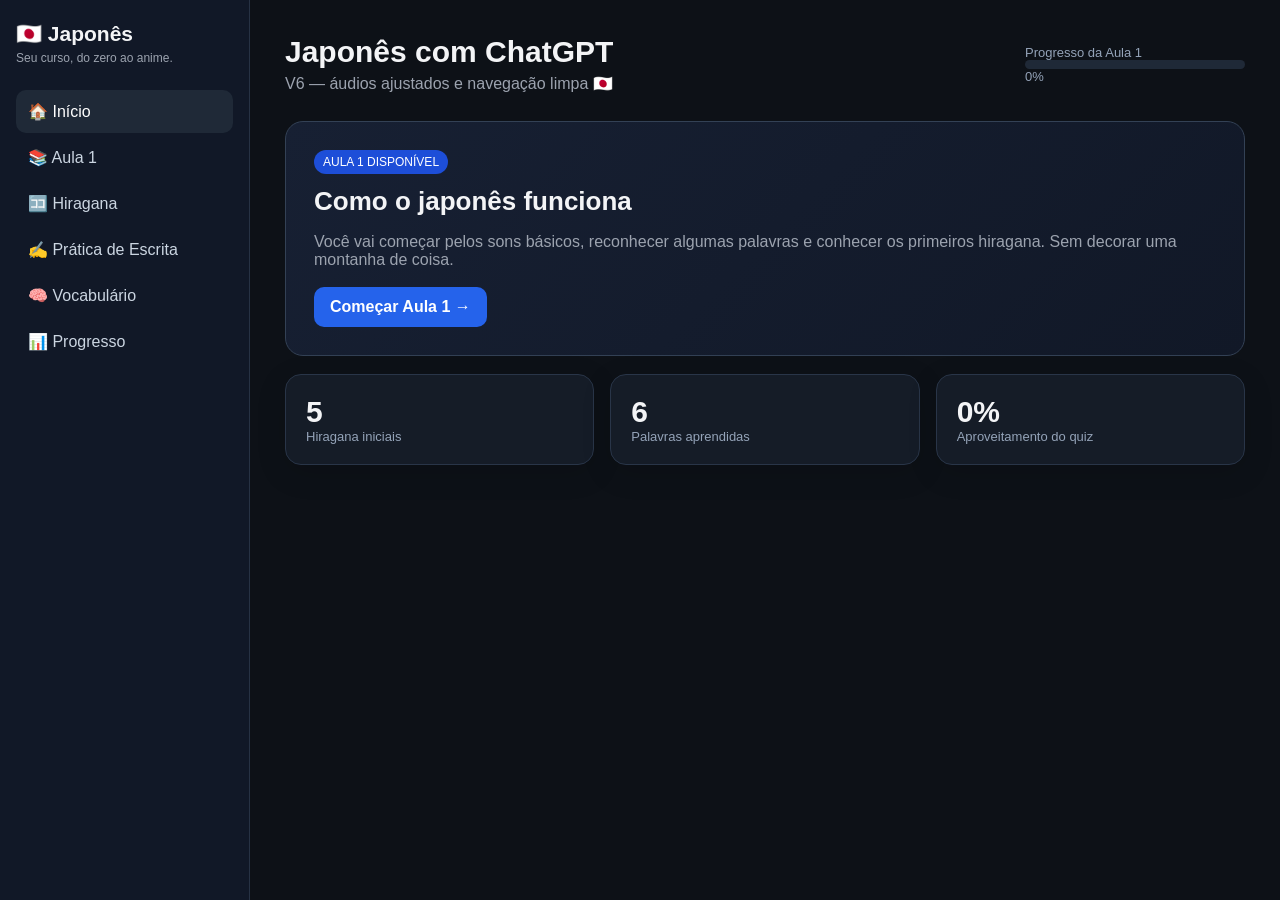
<file: japones com gemini v6.html>
<!DOCTYPE html>
<html lang="pt-BR">
<head>
<meta charset="UTF-8">
<meta name="viewport" content="width=device-width, initial-scale=1.0">
<title>Japonês com ChatGPT — V6</title>
<style>
*{box-sizing:border-box}
body{margin:0;font-family:Inter,Segoe UI,Arial,sans-serif;background:#0d1117;color:#f3f4f6}
button{font:inherit;cursor:pointer}
.app{min-height:100vh;display:flex}
.sidebar{width:250px;background:#111827;border-right:1px solid #273244;padding:22px 16px;position:fixed;top:0;bottom:0;overflow-y:auto}
.logo{font-size:21px;font-weight:800;margin-bottom:5px}.sub{color:#9ca3af;font-size:12px;margin-bottom:25px}
.nav button{width:100%;border:0;background:transparent;color:#cbd5e1;text-align:left;padding:12px;border-radius:10px;margin:3px 0;display:block}
.nav button:hover,.nav button.active{background:#1f2937;color:#fff}
.main{margin-left:250px;width:calc(100% - 250px);padding:35px;max-width:1250px}
.top{display:flex;justify-content:space-between;align-items:center;gap:20px;margin-bottom:28px}
h1{font-size:30px;margin:0 0 5px}.muted{color:#9ca3af}
.progressBox{min-width:220px}.progress{height:9px;background:#1f2937;border-radius:99px;overflow:hidden}.bar{height:100%;background:#22c55e;width:0%;transition:.3s}
.grid{display:grid;grid-template-columns:repeat(auto-fit,minmax(220px,1fr));gap:16px}
.card{background:#151c27;border:1px solid #293548;border-radius:16px;padding:20px;box-shadow:0 8px 30px #0002}
.card h2,.card h3{margin-top:0}.tag{display:inline-block;padding:5px 9px;border-radius:99px;background:#1d4ed8;color:white;font-size:12px;margin-bottom:12px}
.lesson{display:none}.lesson.active{display:block}
.hero{background:linear-gradient(135deg,#172033,#111827);padding:28px;border-radius:18px;border:1px solid #334155;margin-bottom:18px}
.hero h2{font-size:26px;margin:0 0 8px}
.btn{border:0;border-radius:10px;padding:11px 16px;background:#2563eb;color:#fff;font-weight:700}
.btn:hover{filter:brightness(1.1)}.btn.secondary{background:#374151}.btn.green{background:#16a34a}
.actions{display:flex;gap:10px;flex-wrap:wrap;margin-top:18px}
.kana{display:grid;grid-template-columns:repeat(5,1fr);gap:10px;margin-top:15px}
.kanaBox{background:#111827;border:1px solid #334155;border-radius:12px;text-align:center;padding:12px;position:relative;cursor:pointer;transition:transform 0.1s}
.kanaBox:hover{transform:scale(1.03);border-color:#60a5fa}
.kanaBox .jp{font-size:32px;font-weight:700}.kanaBox .romaji{font-size:13px;color:#9ca3af;margin-top:2px}
.kanaBox .status-btn{position:absolute;top:5px;right:5px;background:none;border:none;font-size:12px;padding:0;cursor:pointer}
.example{font-size:24px;text-align:center;padding:20px;background:#0f172a;border-radius:12px;margin:15px 0}
.jpbig{font-size:36px;font-weight:800}.romajiBig{color:#60a5fa;margin-top:5px}.translation{color:#cbd5e1;margin-top:8px}
.question{margin:20px 0;padding:18px;background:#101722;border:1px solid #2c3a4e;border-radius:14px}
.q-title{display:flex;align-items:center;justify-content:space-between;gap:10px;font-weight:700;font-size:16px;margin-bottom:8px}
.options{display:grid;grid-template-columns:repeat(2,1fr);gap:10px;margin-top:12px}
.option{background:#1f2937;color:#fff;border:1px solid #374151;padding:11px;border-radius:10px;text-align:left;display:flex;justify-content:space-between;align-items:center;gap:10px;cursor:pointer}
.option:hover{background:#263449}.option.correct{background:#166534;border-color:#22c55e}.option.wrong{background:#7f1d1d;border-color:#ef4444}
.optionText{font-size:20px;font-weight:700}.miniAudio{border:1px solid #64748b;background:#111827;color:#cbd5e1;border-radius:8px;padding:6px 9px;font-size:14px}.miniAudio:hover{background:#334155}
.feedback{margin-top:12px;min-height:22px;font-weight:700}
.stat{font-size:30px;font-weight:800}.small{font-size:13px;color:#94a3b8}
.word{display:flex;justify-content:space-between;align-items:center;padding:13px 0;border-bottom:1px solid #273244}.word:last-child{border-bottom:0}
.audioBtn{background:#1e293b;border:1px solid #475569;color:#f8fafc;padding:6px 12px;border-radius:8px;cursor:pointer;display:inline-flex;align-items:center;gap:6px}.audioBtn:hover{background:#334155}
.audioPanel{margin-top:15px;display:flex;align-items:center;gap:10px}.speedBtn{background:#1f2937;border:1px solid #374151;color:#fff;padding:6px 10px;border-radius:8px}.speedBtn.active{background:#2563eb;border-color:#60a5fa}
.drawContainer{display:flex;flex-direction:column;align-items:center;gap:15px;margin-top:15px}
canvas{background:#000;border:3px dashed #475569;border-radius:12px;cursor:crosshair;touch-action:none;transition:border-color 0.3s, background-color 0.3s}
canvas.draw-correct{border-color:#22c55e !important;border-style:solid !important;background-color:#052e16 !important}
canvas.draw-wrong{border-color:#ef4444 !important;border-style:solid !important;background-color:#450a0a !important}
.drawTools{display:flex;gap:10px;align-items:center;flex-wrap:wrap;justify-content:center}
.charSelect{background:#1f2937;color:#fff;border:1px solid #374151;padding:8px 12px;border-radius:8px;font-size:16px}
.kanaTableGrid{display:grid;grid-template-columns:repeat(5,1fr);gap:8px;margin-top:15px}
.emptyCell{visibility:hidden}
.legend-box{display:flex;gap:15px;background:#111827;padding:10px 14px;border-radius:10px;border:1px solid #273244;margin-top:12px;font-size:13px;flex-wrap:wrap}
.legend-item{display:flex;align-items:center;gap:5px}
@media(max-width:800px){
.sidebar{position:static;width:100%;height:auto;border-right:0;border-bottom:1px solid #273244}
.app{display:block}.main{margin:0;width:100%;padding:20px}.nav{display:flex;gap:5px;overflow:auto}.nav button{white-space:nowrap}
.top{display:block}.progressBox{margin-top:20px}.kana,.kanaTableGrid{grid-template-columns:repeat(5,1fr)}
}
@media(max-width:500px){.options{grid-template-columns:1fr}.kana,.kanaTableGrid{grid-template-columns:repeat(5,1fr)}}
</style>
</head>
<body>
<div class="app">
<aside class="sidebar">
  <div class="logo">🇯🇵 Japonês</div>
  <div class="sub">Seu curso, do zero ao anime.</div>
  <div class="nav">
    <button class="active" data-page="home">🏠 Início</button>
    <button data-page="aula1">📚 Aula 1</button>
    <button data-page="hiragana">🈁 Hiragana</button>
    <button data-page="pratica">✍️ Prática de Escrita</button>
    <button data-page="vocab">🧠 Vocabulário</button>
    <button data-page="progresso">📊 Progresso</button>
  </div>
</aside>

<main class="main">
  <section id="home" class="page">
    <div class="top">
      <div><h1>Japonês com ChatGPT</h1><div class="muted">V6 — áudios ajustados e navegação limpa 🇯🇵</div></div>
      <div class="progressBox"><div class="small">Progresso da Aula 1</div><div class="progress"><div class="bar" id="topBar"></div></div><div class="small" id="topPct">0%</div></div>
    </div>
    <div class="hero">
      <span class="tag">AULA 1 DISPONÍVEL</span>
      <h2>Como o japonês funciona</h2>
      <p class="muted">Você vai começar pelos sons básicos, reconhecer algumas palavras e conhecer os primeiros hiragana. Sem decorar uma montanha de coisa.</p>
      <div class="actions"><button class="btn" onclick="showPage('aula1')">Começar Aula 1 →</button></div>
    </div>
    <div class="grid">
      <div class="card"><div class="stat">5</div><div class="small">Hiragana iniciais</div></div>
      <div class="card"><div class="stat" id="knownCount">0</div><div class="small">Palavras aprendidas</div></div>
      <div class="card"><div class="stat" id="scoreHome">0%</div><div class="small">Aproveitamento do quiz</div></div>
    </div>
  </section>

  <section id="aula1" class="page lesson">
    <div class="hero">
      <span class="tag">AULA 1</span>
      <h2>Como o japonês funciona</h2>
      <p class="muted">A primeira regra: não precisamos decorar tudo de uma vez. Vamos reconhecer → entender → usar.</p>
    </div>

    <div class="card">
      <h2>1. Os primeiros sons</h2>
      <p>Estas são as cinco vogais do japonês. Clique sobre o cartão para ouvir o som e selecione o status no canto superior direito:</p>
      
      <div class="legend-box">
        <span class="legend-item">⚪ <strong>Não iniciado</strong></span>
        <span class="legend-item">🟡 <strong>Em estudo</strong></span>
        <span class="legend-item">🟢 <strong>Aprendido / Dominado</strong></span>
      </div>

      <div class="kana" id="initialKanaList"></div>
      <p class="muted" style="margin-top:12px">Por enquanto, o importante é começar a reconhecer o desenho e associá-lo ao som.</p>
    </div>

    <div class="card" style="margin-top:16px">
      <h2>2. Palavras que você já conhece</h2>
      <div class="word"><span><b>ありがとう</b><br><span class="small">arigatō — obrigado</span></span><button class="audioBtn" onclick="speakJP('ありがとう', this)">🔊 Ouvir</button></div>
      <div class="word"><span><b>おはよう</b><br><span class="small">ohayō — bom dia</span></span><button class="audioBtn" onclick="speakJP('おはよう', this)">🔊 Ouvir</button></div>
      <div class="word"><span><b>何？</b><br><span class="small">nani? — o quê?</span></span><button class="audioBtn" onclick="speakJP('何？', this)">🔊 Ouvir</button></div>
      <div class="word"><span><b>かわいい</b><br><span class="small">kawaii — fofo(a)/bonito(a)</span></span><button class="audioBtn" onclick="speakJP('かわいい', this)">🔊 Ouvir</button></div>
      <div class="word"><span><b>大丈夫</b><br><span class="small">daijōbu — tudo bem / está tudo bem</span></span><button class="audioBtn" onclick="speakJP('大丈夫', this)">🔊 Ouvir</button></div>
    </div>

    <div class="card" style="margin-top:16px">
      <h2>3. Frase de hoje</h2>
      <div class="example">
        <div class="jpbig">おはよう。元気？</div>
        <div class="romajiBig">Ohayō. Genki?</div>
        <div class="translation">Bom dia. Tudo bem?</div>
        <button class="audioBtn" style="margin-top:12px" onclick="speakJP('おはよう。元気？', this)">🔊 Ouvir frase 「おはよう。元気？」</button>
      </div>
      <p><b>元気 (genki)</b> = bem / saudável / com energia.</p>
      <p class="muted">Você não precisa traduzir palavra por palavra. Comece a reconhecer a frase como uma unidade.</p>
    </div>

    <div class="card" style="margin-top:16px">
      <h2>🔊 4. Treino de ouvido</h2>
      <p>Agora você vai ouvir japonês de verdade. Escolha a velocidade e aperte <b>Ouvir</b>. Tente entender antes de olhar a tradução.</p>

      <div class="word">
        <span><b>ありがとう</b><br><span class="small">arigatō — obrigado</span></span>
        <button class="audioBtn" onclick="speakJP('ありがとう', this)">🔊 Ouvir</button>
      </div>
      <div class="word">
        <span><b>おはよう</b><br><span class="small">ohayō — bom dia</span></span>
        <button class="audioBtn" onclick="speakJP('おはよう', this)">🔊 Ouvir</button>
      </div>
      <div class="word">
        <span><b>何？</b><br><span class="small">nani? — o quê?</span></span>
        <button class="audioBtn" onclick="speakJP('何？', this)">🔊 Ouvir</button>
      </div>
      <div class="word">
        <span><b>大丈夫</b><br><span class="small">daijōbu — tudo bem</span></span>
        <button class="audioBtn" onclick="speakJP('大丈夫', this)">🔊 Ouvir</button>
      </div>

      <div class="example">
        <div class="jpbig">おはよう。元気？</div>
        <div class="translation">Bom dia. Tudo bem?</div>
        <button class="audioBtn" onclick="speakJP('おはよう。元気？', this)">🔊 Ouvir frase</button>
      </div>

      <div class="audioPanel">
        <b>Velocidade:</b>
        <button class="speedBtn active" id="speedSlow" onclick="setSpeed(0.7,this)">🐢 0,7×</button>
        <button class="speedBtn" id="speedNormal" onclick="setSpeed(1,this)">🗣️ 1×</button>
        <button class="speedBtn" id="speedFast" onclick="setSpeed(1.15,this)">🎬 1,15×</button>
      </div>
      <p class="audioNote" id="voiceStatus">A voz japonesa será escolhida automaticamente pelo navegador.</p>
    </div>

    <div class="card" style="margin-top:16px">
      <h2>6. Mini desafio</h2>
      <div id="quiz"></div>

      <div class="question">
        <div class="q-title">
          <span>🎧 Desafio de escuta</span>
          <button class="audioBtn" onclick="speakJP('ありがとう', this)">🔊 Ouvir Áudio</button>
        </div>
        <p>Aperte o botão de áudio acima e descubra qual palavra foi falada.</p>
        <div class="options" id="listenOptions"></div>
        <div class="feedback" id="listenFeedback"></div>
      </div>

      <div class="actions"><button class="btn green" id="finishBtn" onclick="finishLesson()">Concluir Aula 1</button></div>
    </div>
  </section>

  <section id="hiragana" class="page lesson">
    <div class="hero"><span class="tag">ESCRITA</span><h2>Tabela Completa de Hiragana 📖</h2><p class="muted">Clique em qualquer caractere para ouvir o som. Altere o ícone no canto para marcar seu progresso de aprendizado.</p></div>
    <div class="card">
      <div class="legend-box" style="margin-bottom:15px">
        <span class="legend-item">⚪ <strong>Não iniciado</strong></span>
        <span class="legend-item">🟡 <strong>Em estudo</strong></span>
        <span class="legend-item">🟢 <strong>Aprendido / Dominado</strong></span>
      </div>
      <div class="kanaTableGrid" id="fullHiraganaTable"></div>
    </div>
    <div class="card" style="margin-top:16px">
      <h3>Teste rápido</h3>
      <p>Qual hiragana representa o som <b>o</b>?</p>
      <div class="options" id="kanaQuiz"></div>
      <div class="feedback" id="kanaFeedback"></div>
    </div>
  </section>

  <section id="pratica" class="page lesson">
    <div class="hero"><span class="tag">PRÁTICA</span><h2>Área para desenhar e praticar Hiragana ✍️</h2><p class="muted">Escolha um caractere e desenhe o símbolo por completo. O sistema exige precisão e que você cubra todo o traço.</p></div>
    <div class="card">
      <div class="drawContainer">
        <div class="drawTools">
          <label><strong>Selecione:</strong></label>
          <select class="charSelect" id="drawCharSelect" onchange="updateCanvasGuide()"></select>
          <button class="btn secondary" onclick="speakCurrentDrawChar()">🔊 Ouvir</button>
          <button class="btn secondary" onclick="clearCanvas()">🧼 Limpar</button>
          <button class="btn green" onclick="verifyDrawing()">✅ Verificar Desenho</button>
        </div>
        <canvas id="paintCanvas" width="280" height="280"></canvas>
        <div class="feedback" id="drawFeedback" style="font-size:16px;text-align:center"></div>
      </div>
    </div>
  </section>

  <section id="vocab" class="page lesson">
    <div class="hero"><span class="tag">VOCABULÁRIO</span><h2>Palavras da Aula 1</h2><p class="muted">Poucas palavras, mas usadas de verdade.</p></div>
    <div class="card">
      <div class="word"><span><b>ありがとう</b> — arigatō</span><button class="audioBtn" onclick="speakJP('ありがとう', this)">🔊 Ouvir</button></div>
      <div class="word"><span><b>おはよう</b> — ohayō</span><button class="audioBtn" onclick="speakJP('おはよう', this)">🔊 Ouvir</button></div>
      <div class="word"><span><b>何</b> — nani</span><button class="audioBtn" onclick="speakJP('何', this)">🔊 Ouvir</button></div>
      <div class="word"><span><b>かわいい</b> — kawaii</span><button class="audioBtn" onclick="speakJP('かわいい', this)">🔊 Ouvir</button></div>
      <div class="word"><span><b>大丈夫</b> — daijōbu</span><button class="audioBtn" onclick="speakJP('大丈夫', this)">🔊 Ouvir</button></div>
      <div class="word"><span><b>元気</b> — genki</span><button class="audioBtn" onclick="speakJP('元気', this)">🔊 Ouvir</button></div>
    </div>
  </section>

  <section id="progresso" class="page lesson">
    <div class="hero"><span class="tag">SEU PROGRESSO</span><h2>Sem pressão. Só evolução.</h2><p class="muted">O navegador guarda seu progresso automaticamente.</p></div>
    <div class="grid">
      <div class="card"><div class="stat" id="scoreProgress">0%</div><div class="small">Quiz da Aula 1</div></div>
      <div class="card"><div class="stat" id="lessonStatus">Não concluída</div><div class="small">Aula 1</div></div>
      <div class="card"><div class="stat" id="learnedKanaCount">0/46</div><div class="small">Hiragana Dominados (🟢)</div></div>
    </div>
    <div class="card" style="margin-top:16px">
      <h3>🎧 Escada de dificuldade</h3>
      <div class="word"><span><b>Nível 1</b><br><span class="small">Áudio + hiragana + romaji</span></span><span>🟢</span></div>
      <div class="word"><span><b>Nível 2</b><br><span class="small">Áudio + hiragana, menos romaji</span></span><span>🔵</span></div>
      <div class="word"><span><b>Nível 3</b><br><span class="small">Hiragana sem áudio nas alternativas</span></span><span>🟡</span></div>
      <div class="word"><span><b>Nível 4</b><br><span class="small">Japonês → significado, sem ajuda</span></span><span>🔴</span></div>
    </div>
  </section>
</main>
</div>

<script>
const allHiragana = [
  {jp:'あ',r:'a'},{jp:'い',r:'i'},{jp:'う',r:'u'},{jp:'え',r:'e'},{jp:'お',r:'o'},
  {jp:'か',r:'ka'},{jp:'き',r:'ki'},{jp:'く',r:'ku'},{jp:'け',r:'ke'},{jp:'こ',r:'ko'},
  {jp:'さ',r:'sa'},{jp:'し',r:'shi'},{jp:'す',r:'su'},{jp:'せ',r:'se'},{jp:'そ',r:'so'},
  {jp:'た',r:'ta'},{jp:'ち',r:'chi'},{jp:'つ',r:'tsu'},{jp:'て',r:'te'},{jp:'と',r:'to'},
  {jp:'な',r:'na'},{jp:'に',r:'ni'},{jp:'ぬ',r:'nu'},{jp:'ね',r:'ne'},{jp:'の',r:'no'},
  {jp:'は',r:'ha'},{jp:'ひ',r:'hi'},{jp:'ふ',r:'fu'},{jp:'へ',r:'he'},{jp:'ほ',r:'ho'},
  {jp:'ま',r:'ma'},{jp:'み',r:'mi'},{jp:'む',r:'mu'},{jp:'め',r:'me'},{jp:'も',r:'mo'},
  {jp:'や',r:'ya'},{jp:'',r:''},{jp:'ゆ',r:'yu'},{jp:'',r:''},{jp:'よ',r:'yo'},
  {jp:'ら',r:'ra'},{jp:'り',r:'ri'},{jp:'る',r:'ru'},{jp:'れ',r:'re'},{jp:'ろ',r:'ro'},
  {jp:'わ',r:'wa'},{jp:'',r:''},{jp:'',r:''},{jp:'',r:''},{jp:'を',r:'wo'},
  {jp:'ん',r:'n'},{jp:'',r:''},{jp:'',r:''},{jp:'',r:''},{jp:'',r:''}
];

const state = JSON.parse(localStorage.getItem('jpCursoV3') || '{"score":0,"answered":0,"correct":0,"lessonDone":false,"kanaStatus":{}}');
const quizData = [
  {q:'O que significa 「ありがとう」?', targetJP:'ありがとう', options:['Obrigado','Bom dia','O quê?','Tudo bem'], a:0},
  {q:'「おはよう」 significa...', targetJP:'おはよう', options:['Obrigado','Bom dia','Fofo','Leite'], a:1},
  {q:'O que significa 「何？」?', targetJP:'何', options:['Tudo bem?','Obrigado','O quê?','Bom dia'], a:2},
  {q:'「おはよう。元気？」 significa...', targetJP:'おはよう。元気？', options:['Obrigado. O quê?','Bom dia. Tudo bem?','Boa noite. Até amanhã.','Você é fofo.'], a:1}
];

function save(){localStorage.setItem('jpCursoV3',JSON.stringify(state)); updateUI();}
function updateUI(){
  const pct=state.answered?Math.round(state.correct/state.answered*100):0;
  document.getElementById('topBar').style.width=pct+'%';
  document.getElementById('topPct').textContent=pct+'%';
  document.getElementById('scoreHome').textContent=pct+'%';
  document.getElementById('scoreProgress').textContent=pct+'%';
  document.getElementById('lessonStatus').textContent=state.lessonDone?'Concluída':'Não concluída';
  document.getElementById('knownCount').textContent='6';

  let greenCount = 0;
  Object.values(state.kanaStatus).forEach(v => { if(v === '🟢') greenCount++; });
  document.getElementById('learnedKanaCount').textContent = greenCount + '/46';
}

function showPage(id){
  document.querySelectorAll('.page').forEach(p=>p.style.display='none');
  document.getElementById(id).style.display='block';
  document.querySelectorAll('.nav button').forEach(b=>b.classList.toggle('active',b.dataset.page===id));
  window.scrollTo({top:0,behavior:'smooth'});
  if(id === 'pratica') { updateCanvasGuide(); }
}
document.querySelectorAll('.nav button').forEach(b=>b.addEventListener('click',()=>showPage(b.dataset.page)));

let speechRate = 0.7;
function setSpeed(rate, btn){
  speechRate = rate;
  document.querySelectorAll('.speedBtn').forEach(b=>b.classList.remove('active'));
  btn.classList.add('active');
}

function getJapaneseVoice(){
  const voices = window.speechSynthesis ? window.speechSynthesis.getVoices() : [];
  return voices.find(v=>v.lang && v.lang.toLowerCase().startsWith('ja')) || null;
}

function speakJP(text, button){
  if(!('speechSynthesis' in window)){
    document.getElementById('voiceStatus').textContent='⚠️ Este navegador não oferece síntese de voz.';
    return;
  }
  window.speechSynthesis.cancel();
  const utter = new SpeechSynthesisUtterance(text);
  const voice = getJapaneseVoice();
  if(voice){
    utter.voice = voice;
    utter.lang = voice.lang;
  }else{
    utter.lang = 'ja-JP';
  }
  utter.rate = speechRate;
  utter.pitch = 1;
  window.speechSynthesis.speak(utter);
}

function cycleStatus(char, e) {
  if(e) e.stopPropagation();
  const current = state.kanaStatus[char] || '⚪';
  const next = current === '⚪' ? '🟡' : current === '🟡' ? '🟢' : '⚪';
  state.kanaStatus[char] = next;
  save();
  renderKanaTables();
}

function renderKanaTables(){
  const initialContainer = document.getElementById('initialKanaList');
  initialContainer.innerHTML = '';
  allHiragana.slice(0, 5).forEach(item => {
    const box = createKanaCard(item);
    initialContainer.appendChild(box);
  });

  const fullTable = document.getElementById('fullHiraganaTable');
  fullTable.innerHTML = '';
  allHiragana.forEach(item => {
    if(!item.jp) {
      const emptyDiv = document.createElement('div');
      emptyDiv.className = 'emptyCell';
      fullTable.appendChild(emptyDiv);
    } else {
      const box = createKanaCard(item);
      fullTable.appendChild(box);
    }
  });
}

function createKanaCard(item) {
  const status = state.kanaStatus[item.jp] || '⚪';
  const box = document.createElement('div');
  box.className = 'kanaBox';
  box.onclick = () => speakJP(item.jp);
  box.innerHTML = `
    <button class="status-btn" onclick="cycleStatus('${item.jp}', event)">${status}</button>
    <div class="jp">${item.jp}</div>
    <div class="romaji">${item.r}</div>
  `;
  return box;
}

function renderQuiz(){
  const el=document.getElementById('quiz'); el.innerHTML='';
  quizData.forEach((item,i)=>{
    const box=document.createElement('div'); box.className='question';
    box.innerHTML=`
      <div class="q-title">
        <span>${i+1}. ${item.q}</span>
        <button class="audioBtn" onclick="speakJP('${item.targetJP}', this)">🔊 Ouvir</button>
      </div>
      <div class="options"></div>
      <div class="feedback"></div>
    `;
    const opts=box.querySelector('.options'), fb=box.querySelector('.feedback');
    item.options.forEach((op,j)=>{
      const row=document.createElement('div'); row.className='option';
      const text=document.createElement('span'); text.className='optionText'; text.textContent=op;
      row.appendChild(text);

      row.onclick=()=>{
        if(row.dataset.done) return;
        row.dataset.done='1'; state.answered++;
        if(j===item.a){
          row.classList.add('correct'); fb.textContent='✅ Mandou bem!'; state.correct++;
        }else{
          row.classList.add('wrong'); fb.textContent='❌ Quase! A resposta é: '+item.options[item.a];
          opts.children[item.a].classList.add('correct');
        }
        save();
      };
      opts.appendChild(row);
    });
    el.appendChild(box);
  });
}

function renderListenQuiz(){
  const el=document.getElementById('listenOptions');
  const fb=document.getElementById('listenFeedback');
  const options=['ありがとう','おはよう','何？','大丈夫'];
  options.forEach((x,i)=>{
    const row=document.createElement('div'); row.className='option';
    const text=document.createElement('span'); text.className='optionText'; text.textContent=x;
    row.appendChild(text);
    row.onclick=()=>{
      if(row.dataset.done) return;
      row.dataset.done='1';
      if(x==='ありがとう'){
        row.classList.add('correct'); fb.textContent='✅ Acertou! Você ouviu ありがとう.';
      }else{
        row.classList.add('wrong'); fb.textContent='❌ Não foi essa. O áudio era ありがとう.';
        el.children[0].classList.add('correct');
      }
    };
    el.appendChild(row);
  });
}

function renderKanaQuiz(){
  const options=['あ','い','う','え','お'];
  const el=document.getElementById('kanaQuiz'), fb=document.getElementById('kanaFeedback');
  options.forEach(x=>{
    const b=document.createElement('button');b.className='option';
    b.innerHTML = `<span class="optionText">${x}</span><button class="miniAudio" onclick="event.stopPropagation(); speakJP('${x}', this)">🔊</button>`;
    b.onclick=()=>{if(x==='お'){b.classList.add('correct');fb.textContent='✅ Exatamente! お = o';}else{b.classList.add('wrong');fb.textContent='❌ Ainda não. Procure o símbolo que representa o som “o”. お';}};
    el.appendChild(b);
  });
}

function finishLesson(){
  if(state.answered<quizData.length){alert('Falta responder alguma questão. Faz o mini desafio primeiro 😎');return}
  state.lessonDone=true; save();
  alert('Aula 1 concluída! 🇯🇵 Agora você já tem a primeira base.');
  showPage('progresso');
}

// Canvas & Algoritmo Duplo (Precisão + Completude)
const canvas = document.getElementById('paintCanvas');
const ctx = canvas.getContext('2d');
let drawing = false;
let userHasDrawn = false;
let targetMask = null;
let coreMask = null;
let corePointsTotal = 0;

function initCanvas() {
  const select = document.getElementById('drawCharSelect');
  allHiragana.filter(x => x.jp).forEach(item => {
    const opt = document.createElement('option');
    opt.value = item.jp;
    opt.textContent = `${item.jp} (${item.r})`;
    select.appendChild(opt);
  });

  canvas.addEventListener('mousedown', startDrawing);
  canvas.addEventListener('mouseup', stopDrawing);
  canvas.addEventListener('mousemove', draw);
  
  canvas.addEventListener('touchstart', (e) => { startDrawing(e.touches[0]); e.preventDefault(); });
  canvas.addEventListener('touchend', stopDrawing);
  canvas.addEventListener('touchmove', (e) => { draw(e.touches[0]); e.preventDefault(); });
}

function startDrawing(e) {
  drawing = true;
  userHasDrawn = true;
  ctx.beginPath();
  const rect = canvas.getBoundingClientRect();
  ctx.moveTo(e.clientX - rect.left, e.clientY - rect.top);
}

function stopDrawing() { drawing = false; ctx.beginPath(); }

function draw(e) {
  if (!drawing) return;
  const rect = canvas.getBoundingClientRect();
  ctx.lineWidth = 14;
  ctx.lineCap = 'round';
  ctx.strokeStyle = '#60a5fa';

  ctx.lineTo(e.clientX - rect.left, e.clientY - rect.top);
  ctx.stroke();
}

function clearCanvas() {
  userHasDrawn = false;
  canvas.className = '';
  document.getElementById('drawFeedback').textContent = '';
  updateCanvasGuide();
}

function updateCanvasGuide() {
  canvas.className = '';
  document.getElementById('drawFeedback').textContent = '';
  ctx.clearRect(0, 0, canvas.width, canvas.height);
  const selectedChar = document.getElementById('drawCharSelect').value || 'あ';
  
  ctx.font = '180px sans-serif';
  ctx.fillStyle = '#1e293b';
  ctx.textAlign = 'center';
  ctx.textBaseline = 'middle';
  ctx.fillText(selectedChar, canvas.width / 2, canvas.height / 2);

  const coreCanvas = document.createElement('canvas');
  coreCanvas.width = canvas.width; coreCanvas.height = canvas.height;
  const coreCtx = coreCanvas.getContext('2d');
  coreCtx.font = '180px sans-serif';
  coreCtx.textAlign = 'center'; coreCtx.textBaseline = 'middle';
  coreCtx.fillStyle = '#ffffff';
  coreCtx.fillText(selectedChar, canvas.width / 2, canvas.height / 2);
  coreMask = coreCtx.getImageData(0, 0, canvas.width, canvas.height).data;

  corePointsTotal = 0;
  for (let i = 0; i < coreMask.length; i += 4) {
    if (coreMask[i] > 100) corePointsTotal++;
  }

  const offCanvas = document.createElement('canvas');
  offCanvas.width = canvas.width; offCanvas.height = canvas.height;
  const offCtx = offCanvas.getContext('2d');
  offCtx.font = '180px sans-serif';
  offCtx.textAlign = 'center'; offCtx.textBaseline = 'middle';
  offCtx.lineWidth = 36;
  offCtx.strokeStyle = '#ffffff';
  offCtx.fillStyle = '#ffffff';
  offCtx.strokeText(selectedChar, canvas.width / 2, canvas.height / 2);
  offCtx.fillText(selectedChar, canvas.width / 2, canvas.height / 2);
  targetMask = offCtx.getImageData(0, 0, canvas.width, canvas.height).data;
}

function verifyDrawing() {
  const fb = document.getElementById('drawFeedback');
  if(!userHasDrawn){
    canvas.className = 'draw-wrong';
    fb.style.color = '#ef4444';
    fb.textContent = '⚠️ Por favor, desenhe o caractere antes de verificar!';
    return;
  }

  const imgData = ctx.getImageData(0, 0, canvas.width, canvas.height).data;
  let correctPixels = 0;
  let wrongPixels = 0;
  let coreCoveredPoints = 0;

  for (let i = 0; i < imgData.length; i += 4) {
    const r = imgData[i], g = imgData[i+1], b = imgData[i+2];
    const isUserStroke = (r > 80 && g > 140 && b > 200);

    if (isUserStroke) {
      if (targetMask[i] > 100) {
        correctPixels++;
      } else {
        wrongPixels++;
      }

      if (coreMask[i] > 100) {
        coreCoveredPoints++;
      }
    }
  }

  const strokeAccuracy = correctPixels / (correctPixels + wrongPixels || 1);
  const completionRatio = coreCoveredPoints / (corePointsTotal || 1);

  if (strokeAccuracy >= 0.80 && wrongPixels < 300 && completionRatio >= 0.65) {
    canvas.className = 'draw-correct';
    fb.style.color = '#22c55e';
    fb.textContent = '🎉 Excelente! Caractere desenhado corretamente e por completo!';
  } else {
    canvas.className = 'draw-wrong';
    fb.style.color = '#ef4444';

    if (completionRatio < 0.65) {
      fb.textContent = '❌ Desenho incompleto! Você precisa fazer todos os traços do caractere.';
    } else if (wrongPixels >= 300 || strokeAccuracy < 0.80) {
      fb.textContent = '❌ Traços fora da linha! Tente seguir a forma com mais precisão.';
    } else {
      fb.textContent = '❌ Desenho incorreto. Verifique a forma e tente novamente!';
    }
  }
}

function speakCurrentDrawChar() {
  const selectedChar = document.getElementById('drawCharSelect').value || 'あ';
  speakJP(selectedChar);
}

if('speechSynthesis' in window){ window.speechSynthesis.onvoiceschanged=()=>getJapaneseVoice(); }
renderKanaTables(); renderQuiz(); renderKanaQuiz(); renderListenQuiz(); initCanvas(); updateUI();
</script>
</body>
</html>
</file>
